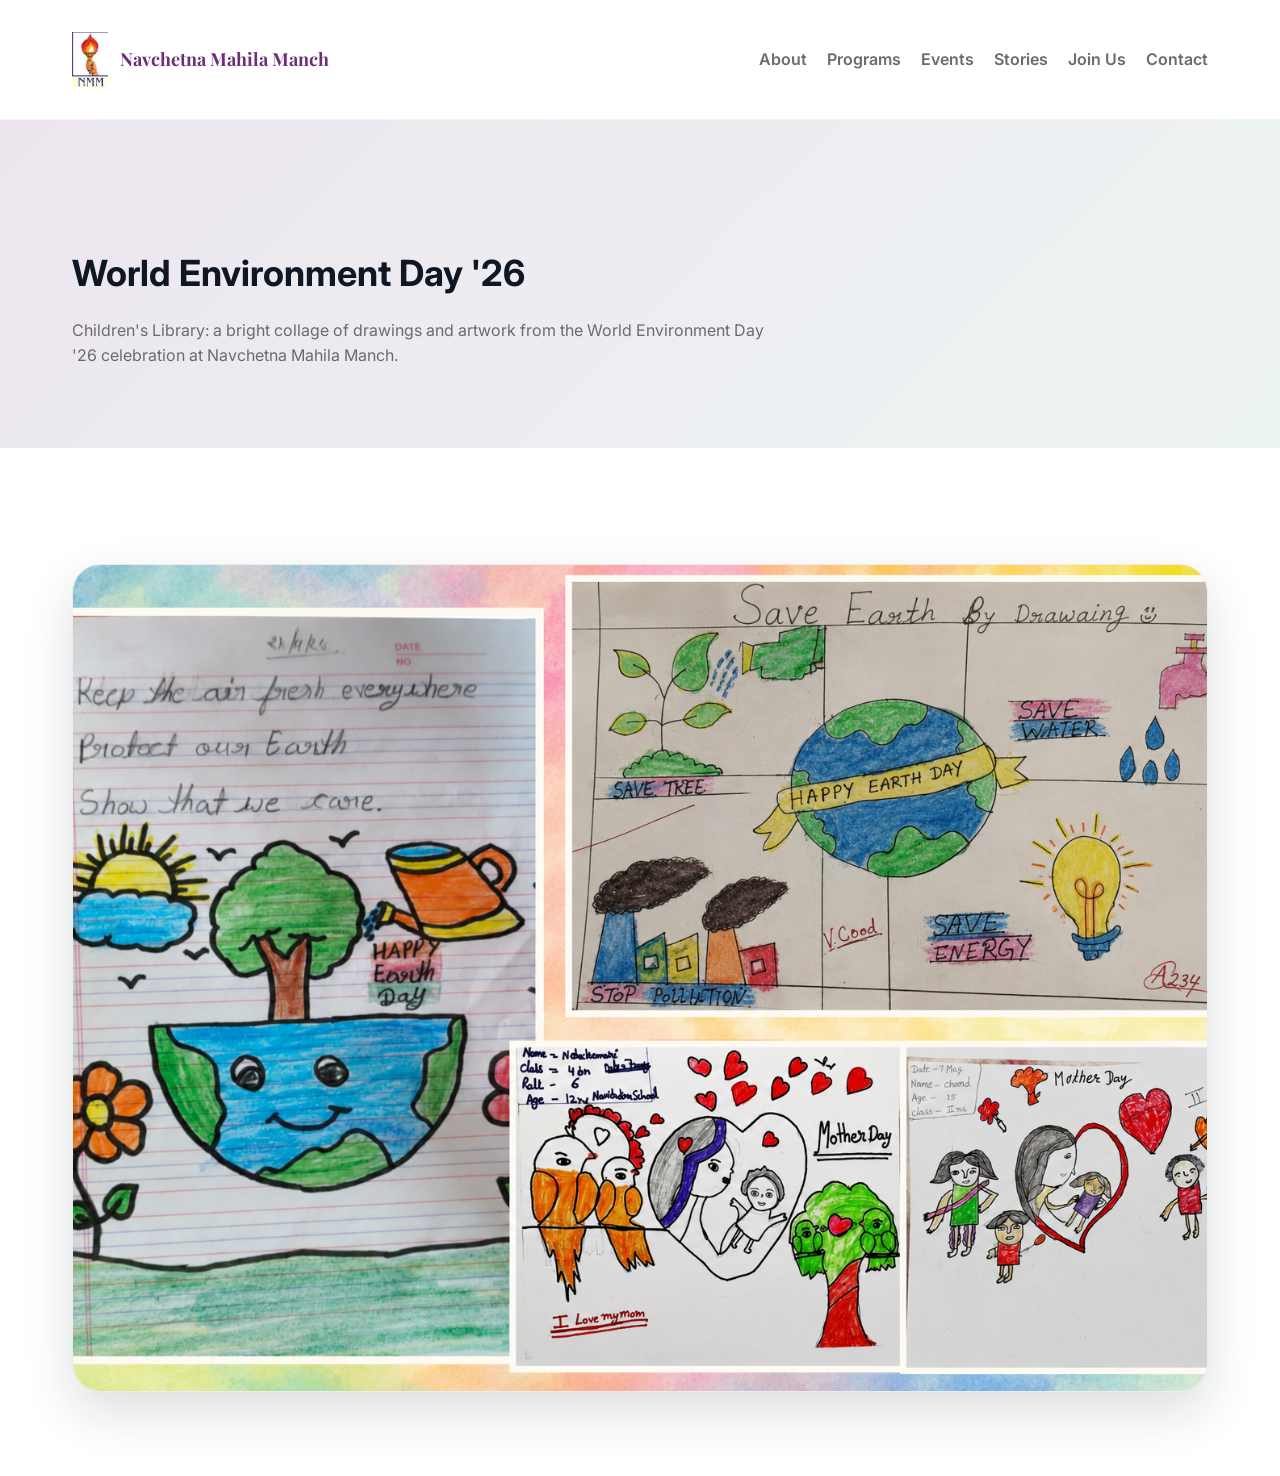
<file: childrens-gallery.html>
<!doctype html>
<html lang="en">
<head>
  <meta charset="utf-8" />
  <meta name="viewport" content="width=device-width, initial-scale=1" />
    <title>World Environment Day '26 | Children's Library</title>
    <link rel="preconnect" href="https://fonts.googleapis.com">
    <link rel="preconnect" href="https://fonts.gstatic.com" crossorigin>
    <link href="https://fonts.googleapis.com/css2?family=Inter:wght@300;400;600;700&family=Playfair+Display:wght@600;700&display=swap" rel="stylesheet">
    <link rel="stylesheet" href="styles.css">
  </head>
  <body>
    <header class="site-header">
      <div class="container header-inner">
        <a class="site-brand" href="index.html">
          <img class="site-logo" src="./image-1781344786644.png" alt="Navchetna Mahila Manch logo">
          <span class="wordmark">Navchetna Mahila Manch</span>
        </a>
        <nav class="main-nav" aria-label="Primary navigation">
          <ul class="nav-list">
            <li><a href="index.html#about">About</a></li>
            <li><a href="index.html#programs">Programs</a></li>
            <li><a href="index.html#events">Events</a></li>
            <li><a href="index.html#stories">Stories</a></li>
            <li><a href="index.html#join">Join Us</a></li>
            <li><a href="index.html#contact">Contact</a></li>
          </ul>
        </nav>
      </div>
    </header>
    <main>
      <section class="section collage-hero">
        <div class="container">
          <h1>World Environment Day '26</h1>
          <p class="section-lead">Children's Library: a bright collage of drawings and artwork from the World Environment Day '26 celebration at Navchetna Mahila Manch.</p>
      </div>
    </section>

    <section class="section">
      <div class="container">
        <div class="collage-grid single-card-grid">
          <article class="collage-card featured-card">
            <img src="./ChatGPT Image Jun 17, 2026, 03_45_18 PM.png" alt="World Environment Day '26 children's gallery photo">
            <div class="collage-caption">World Environment Day '26 — Children's Library</div>
          </article>
        </div>
      </div>
    </section>
  </main>
</body>
</html>
</file>
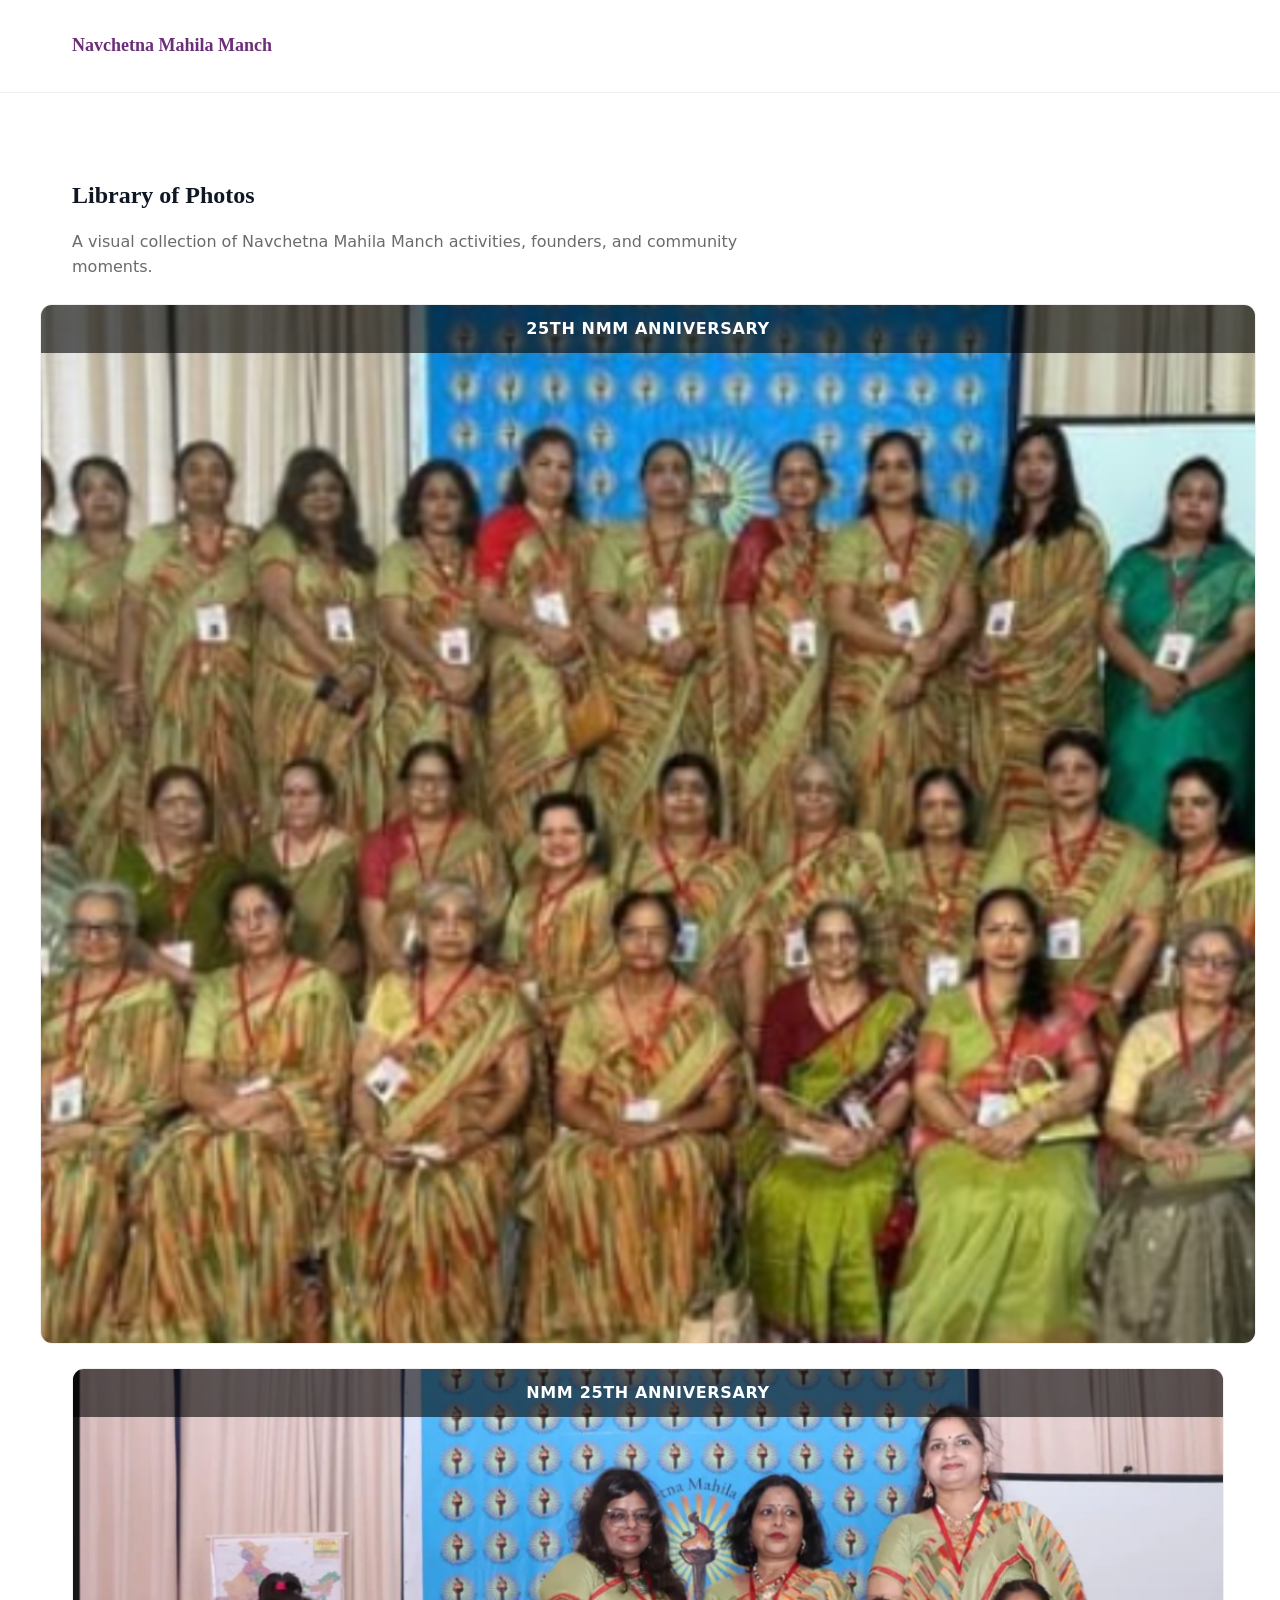
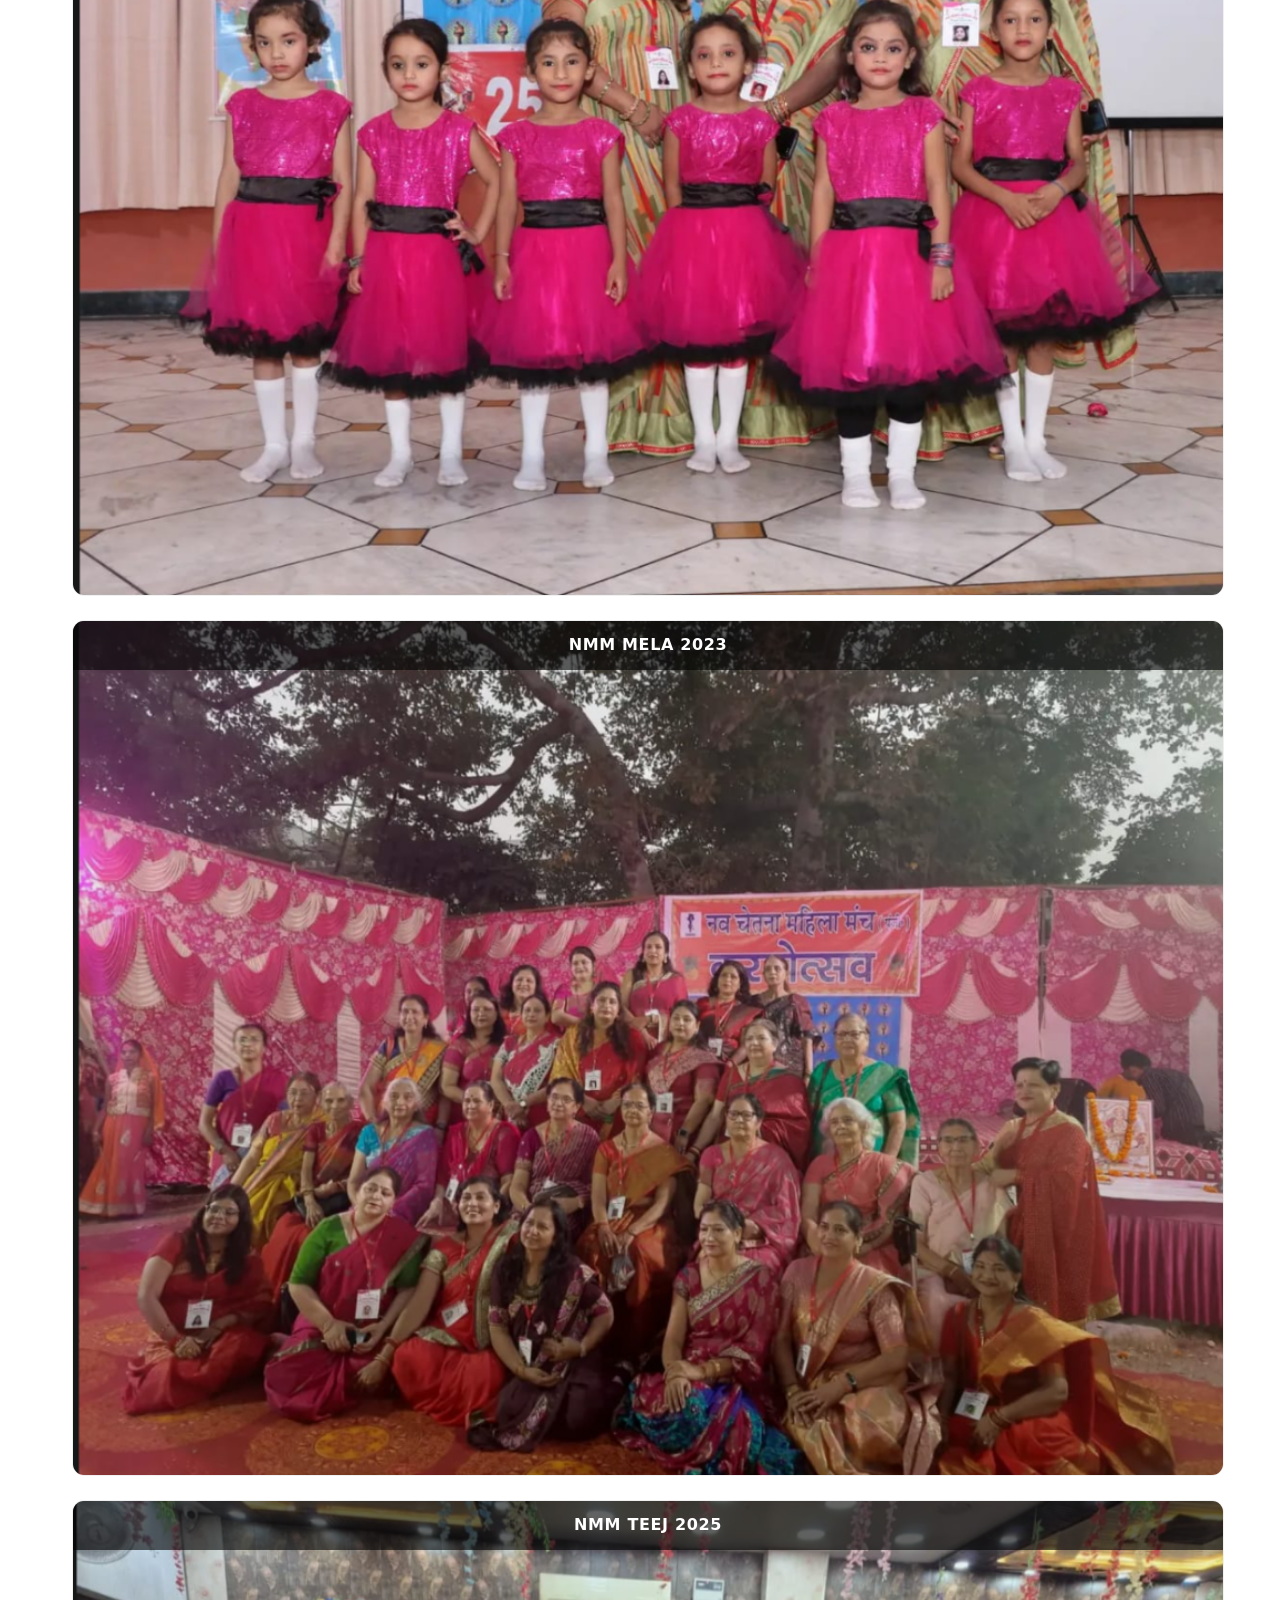
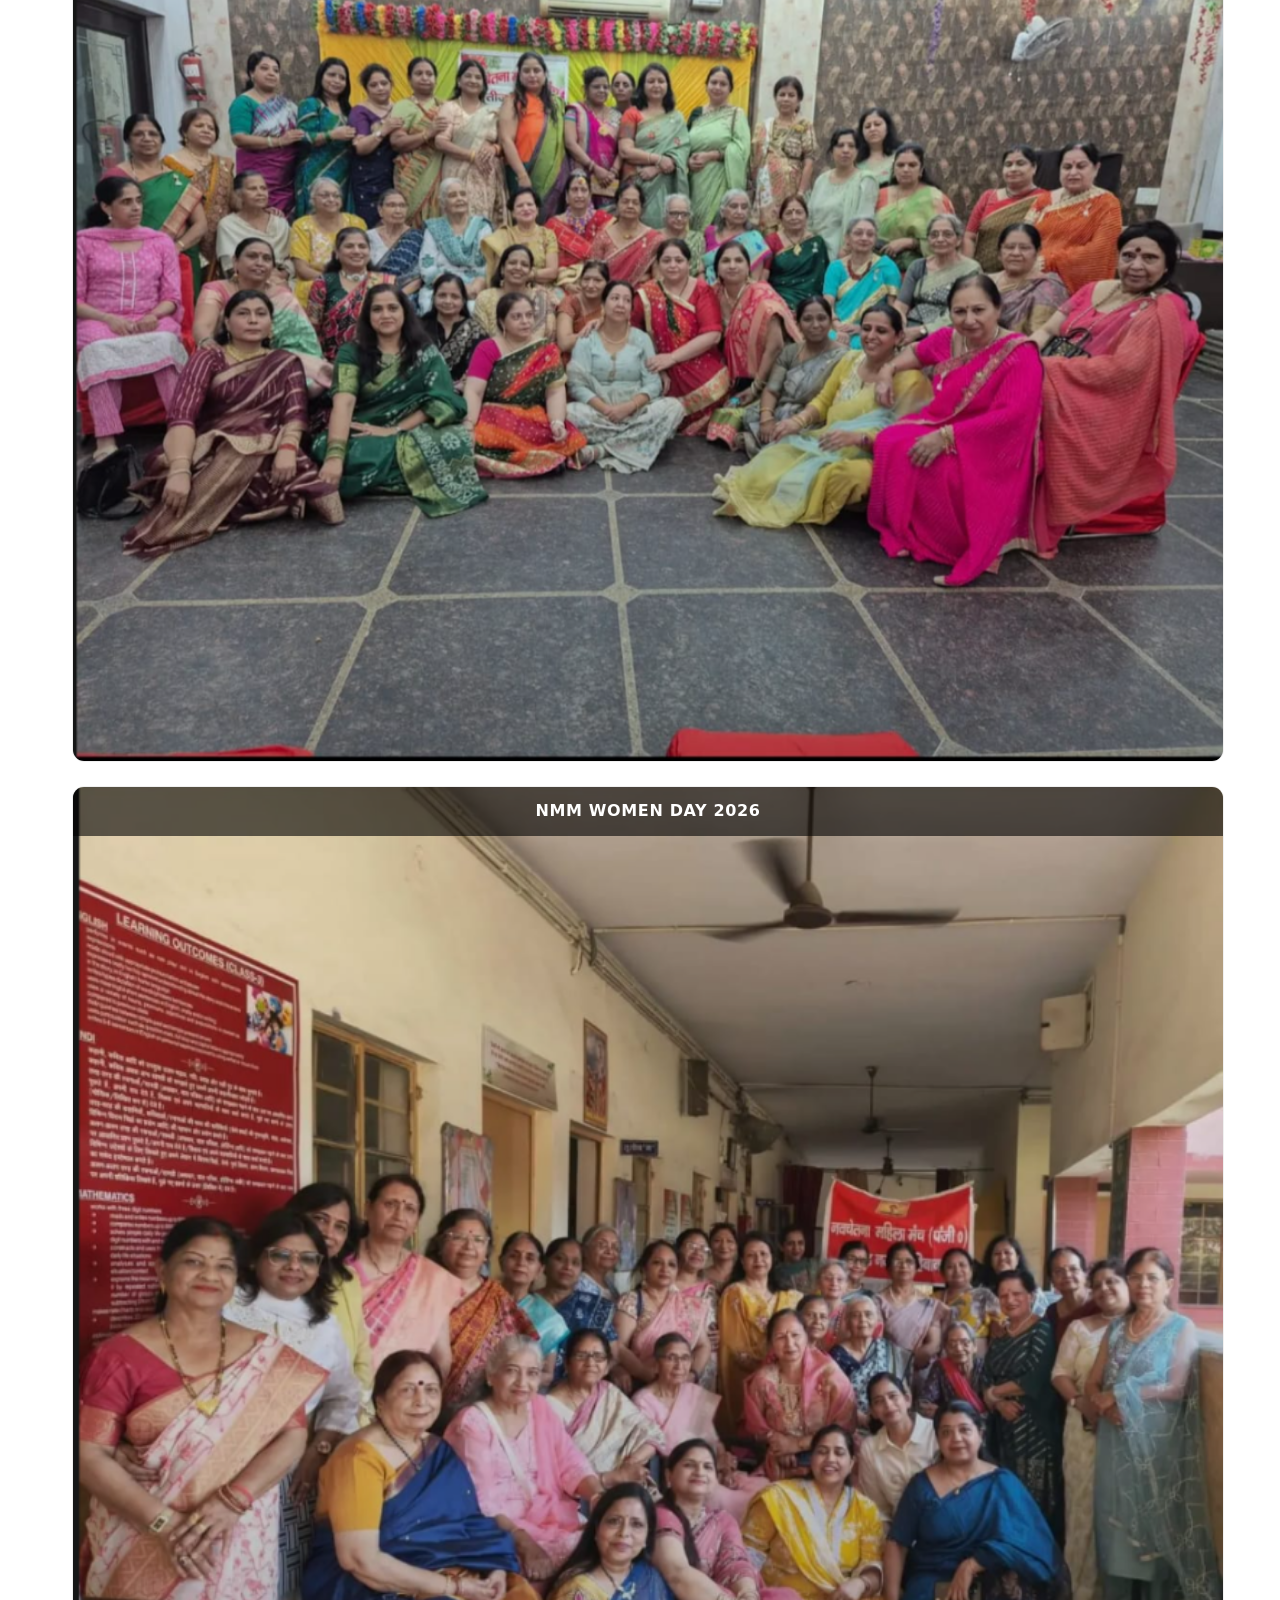
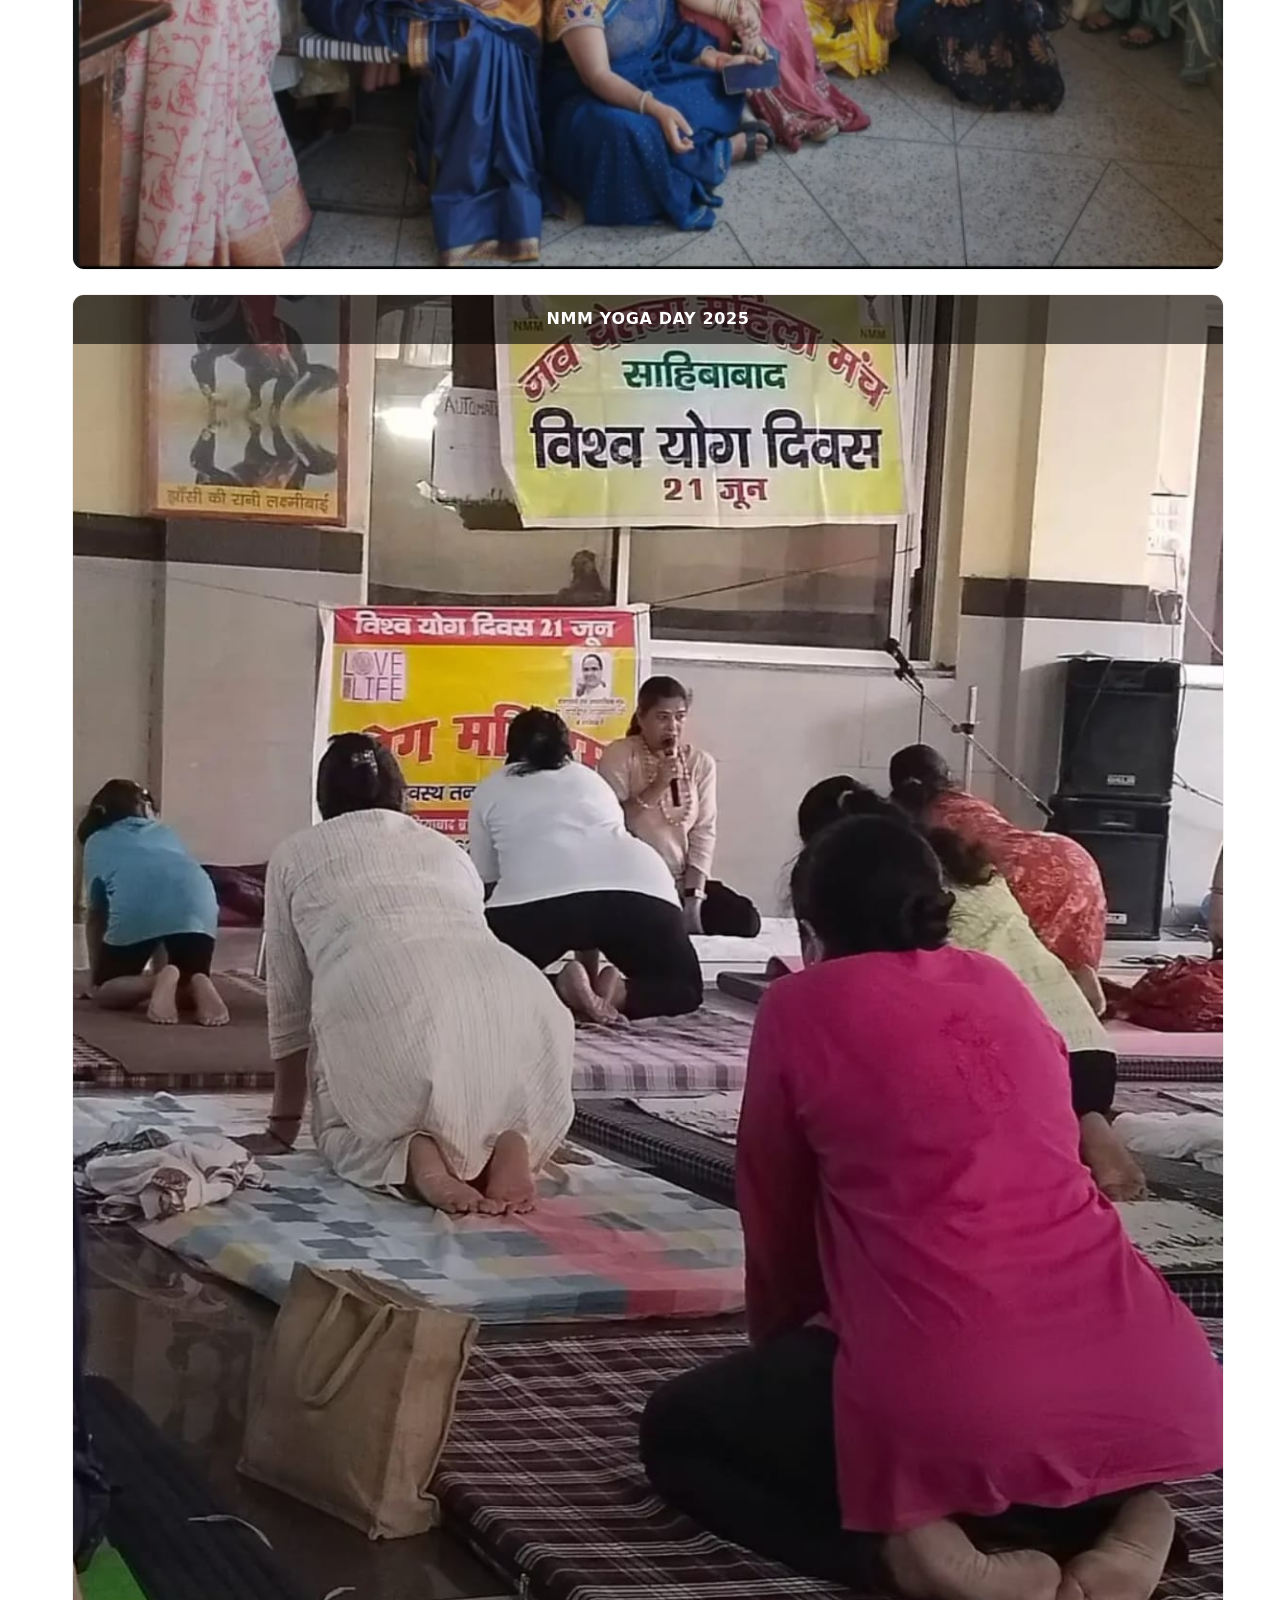
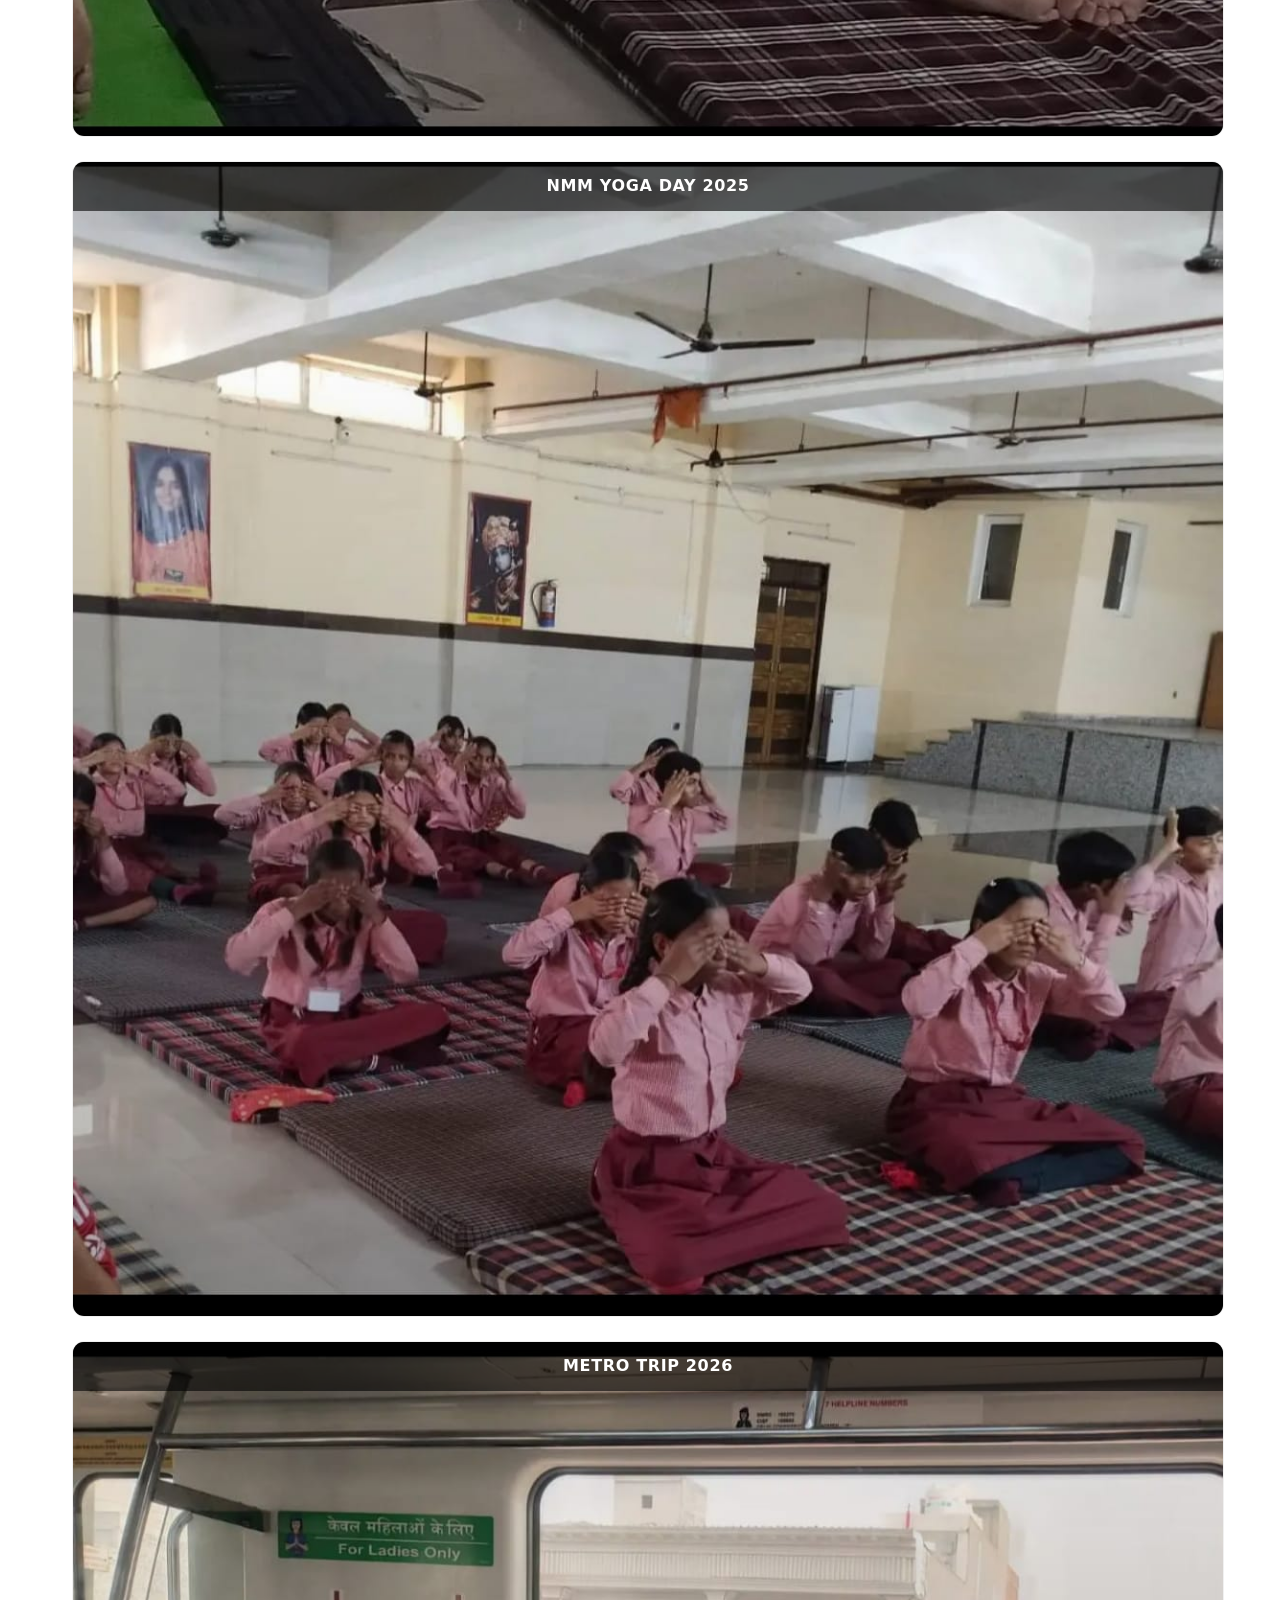
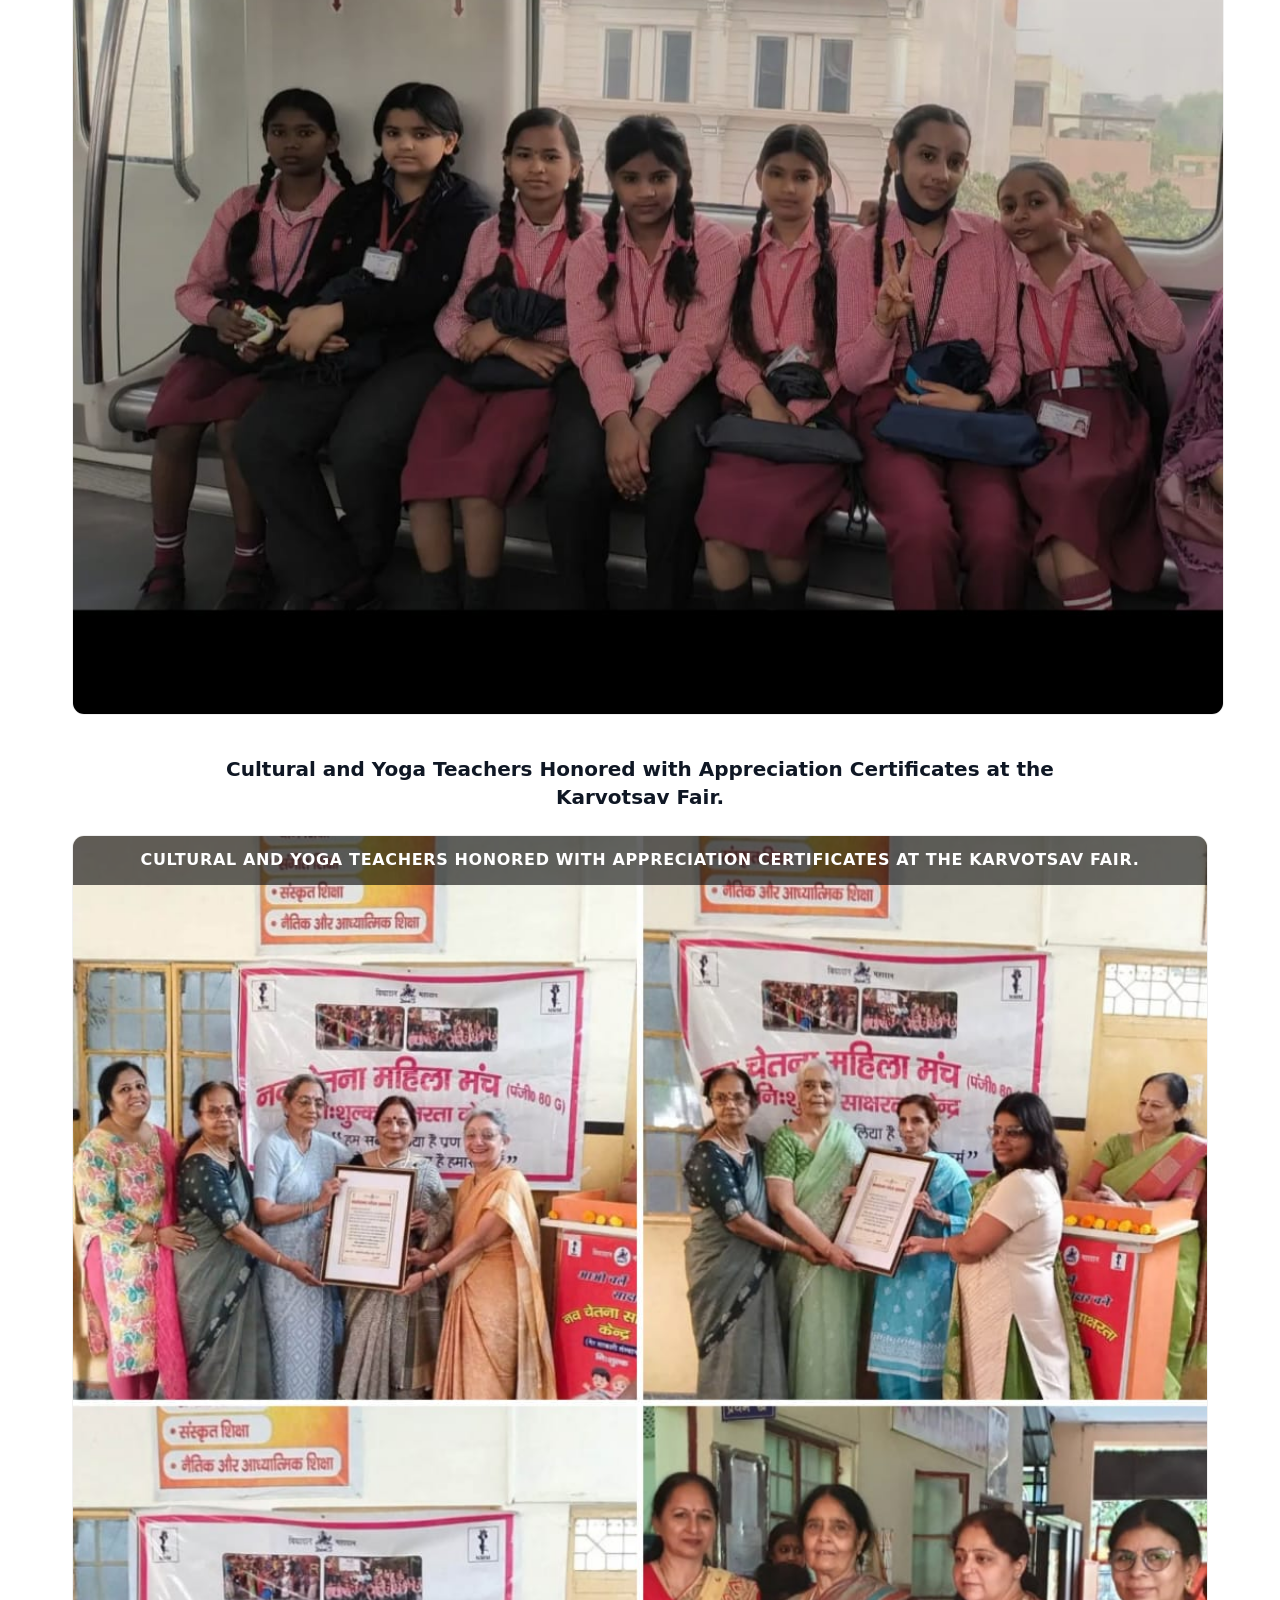
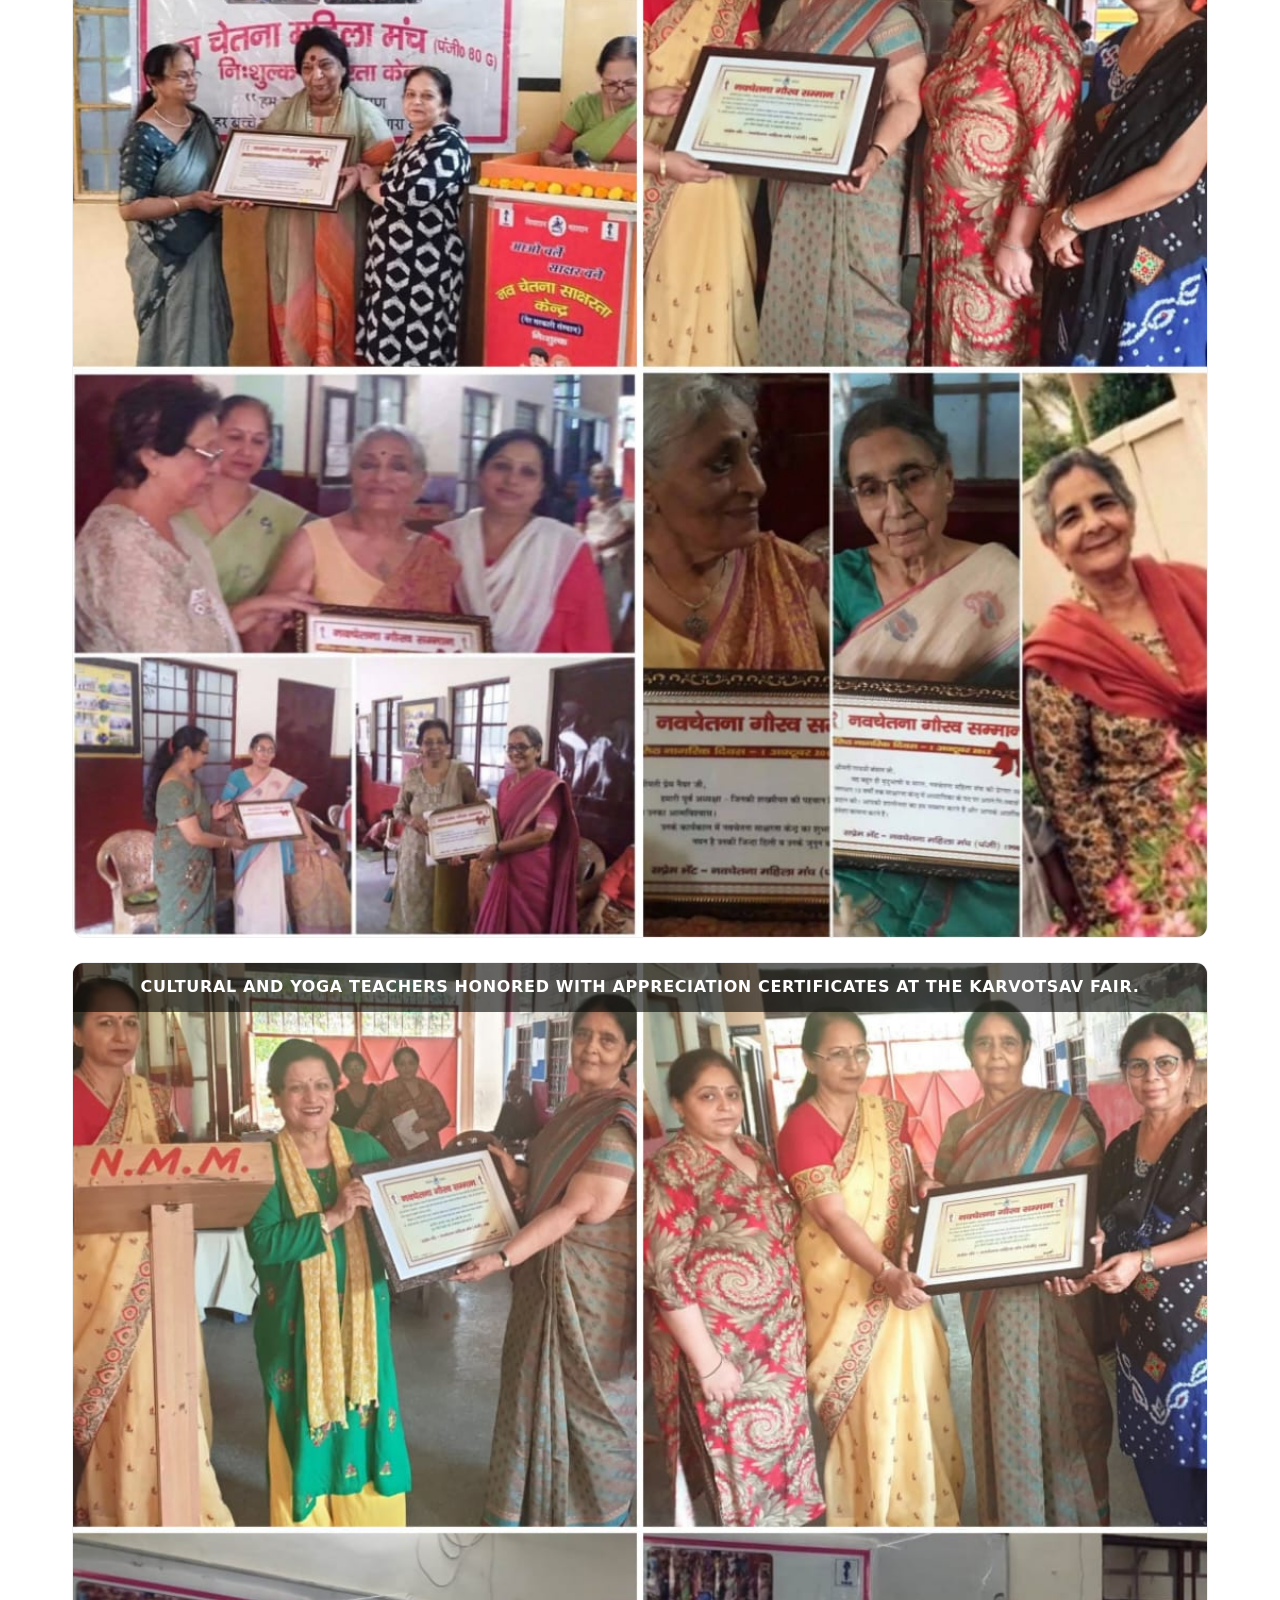
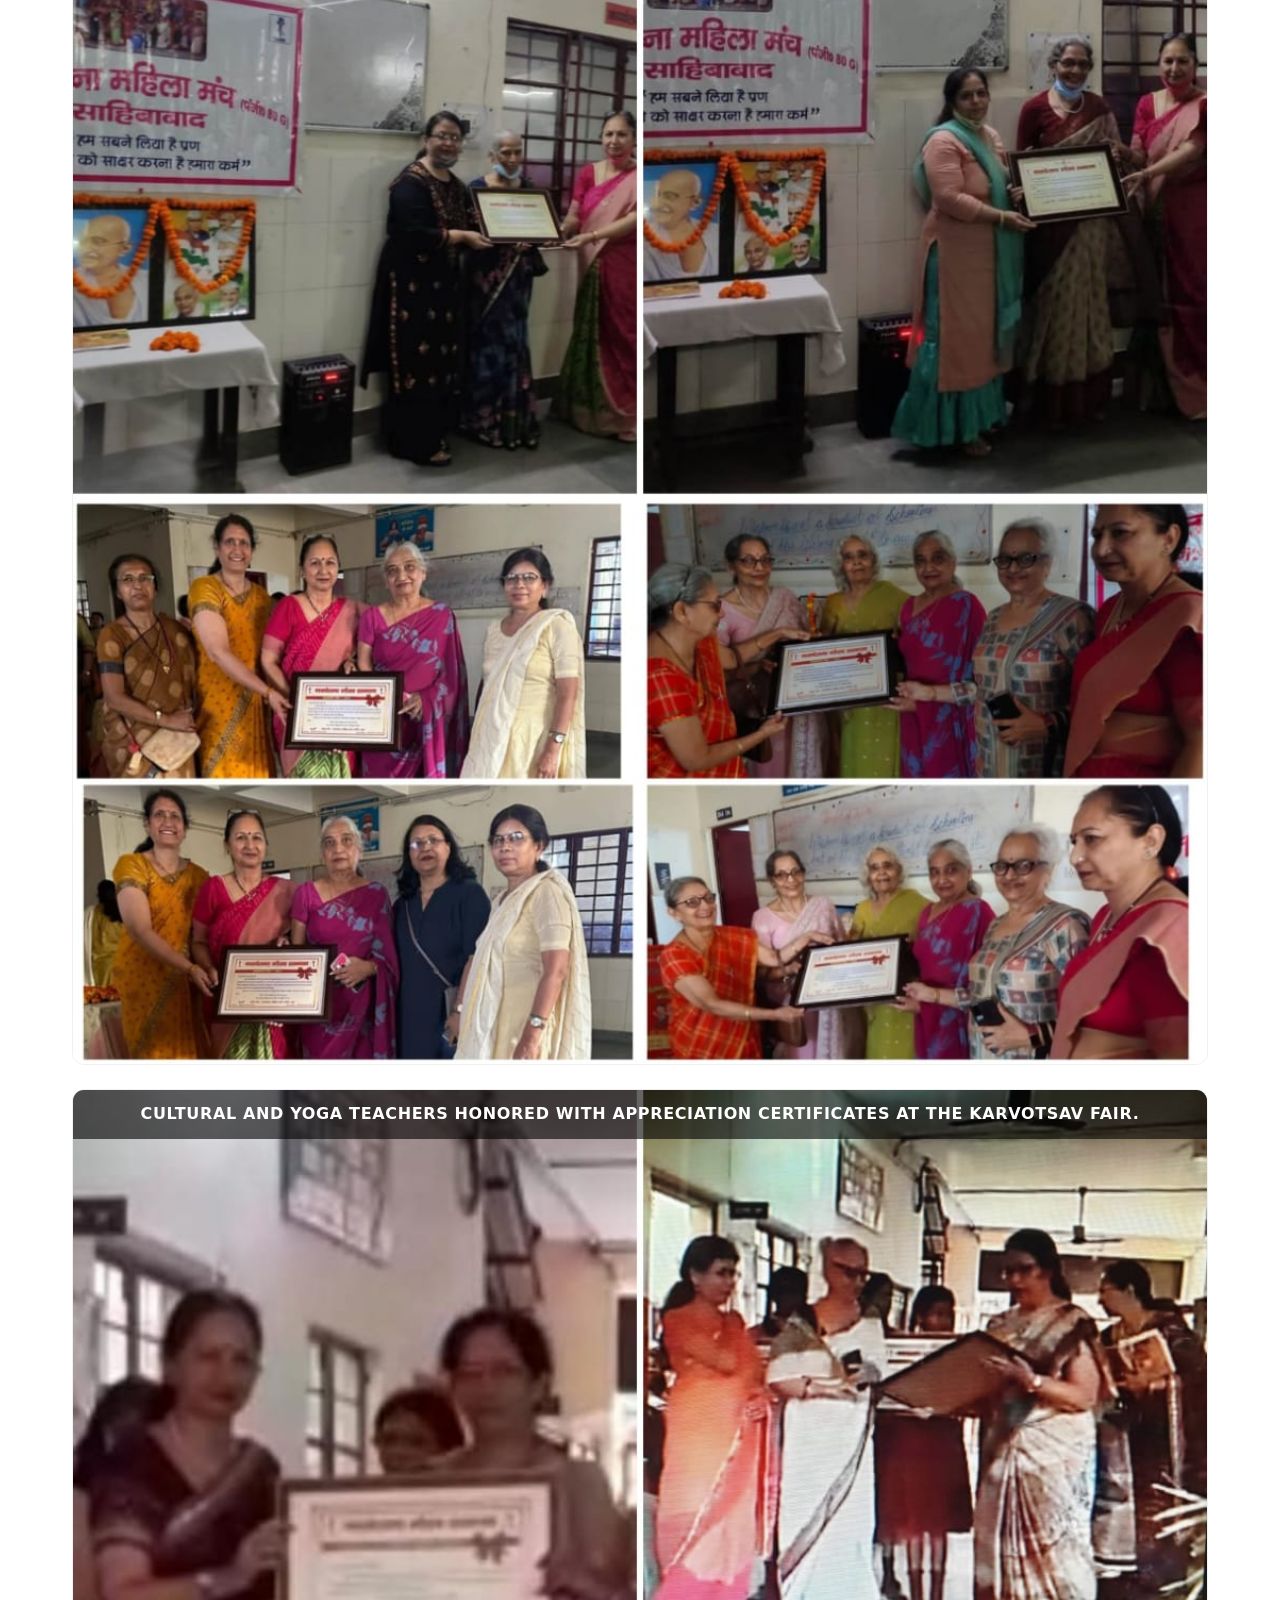
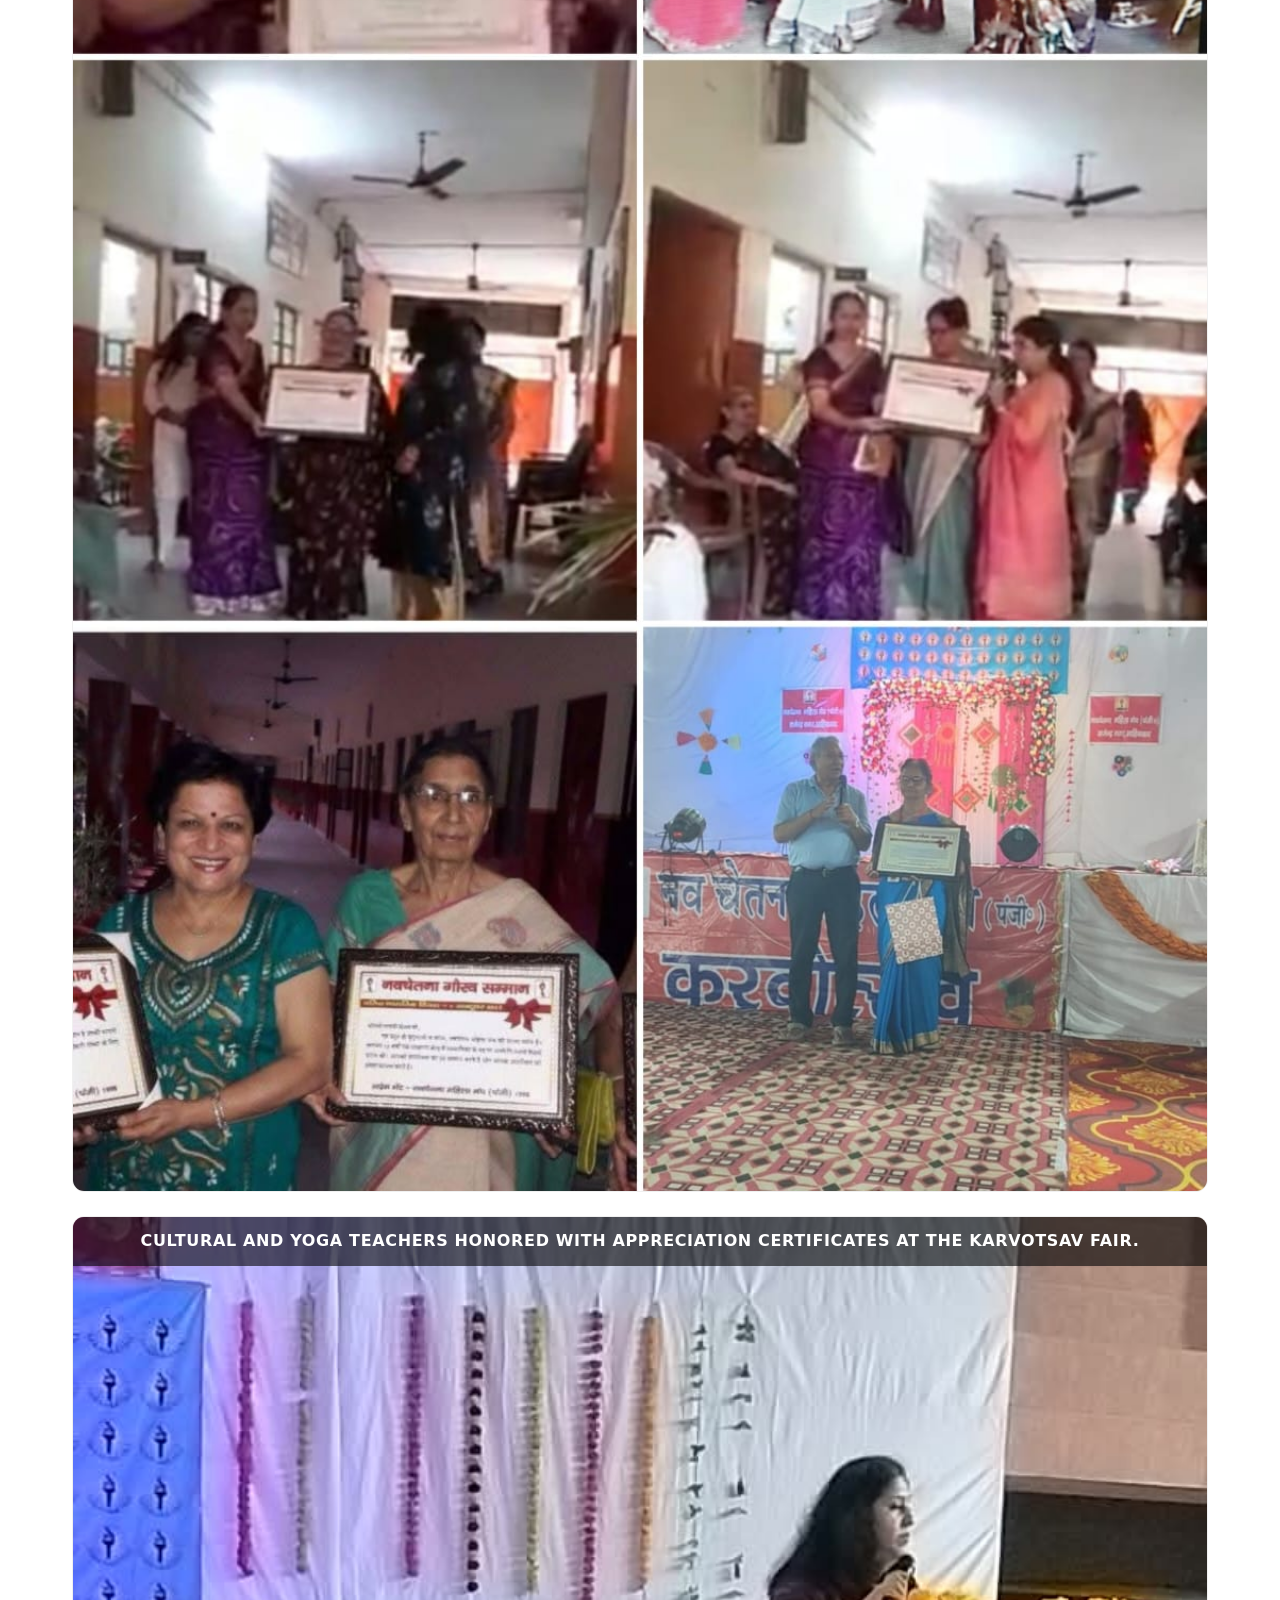
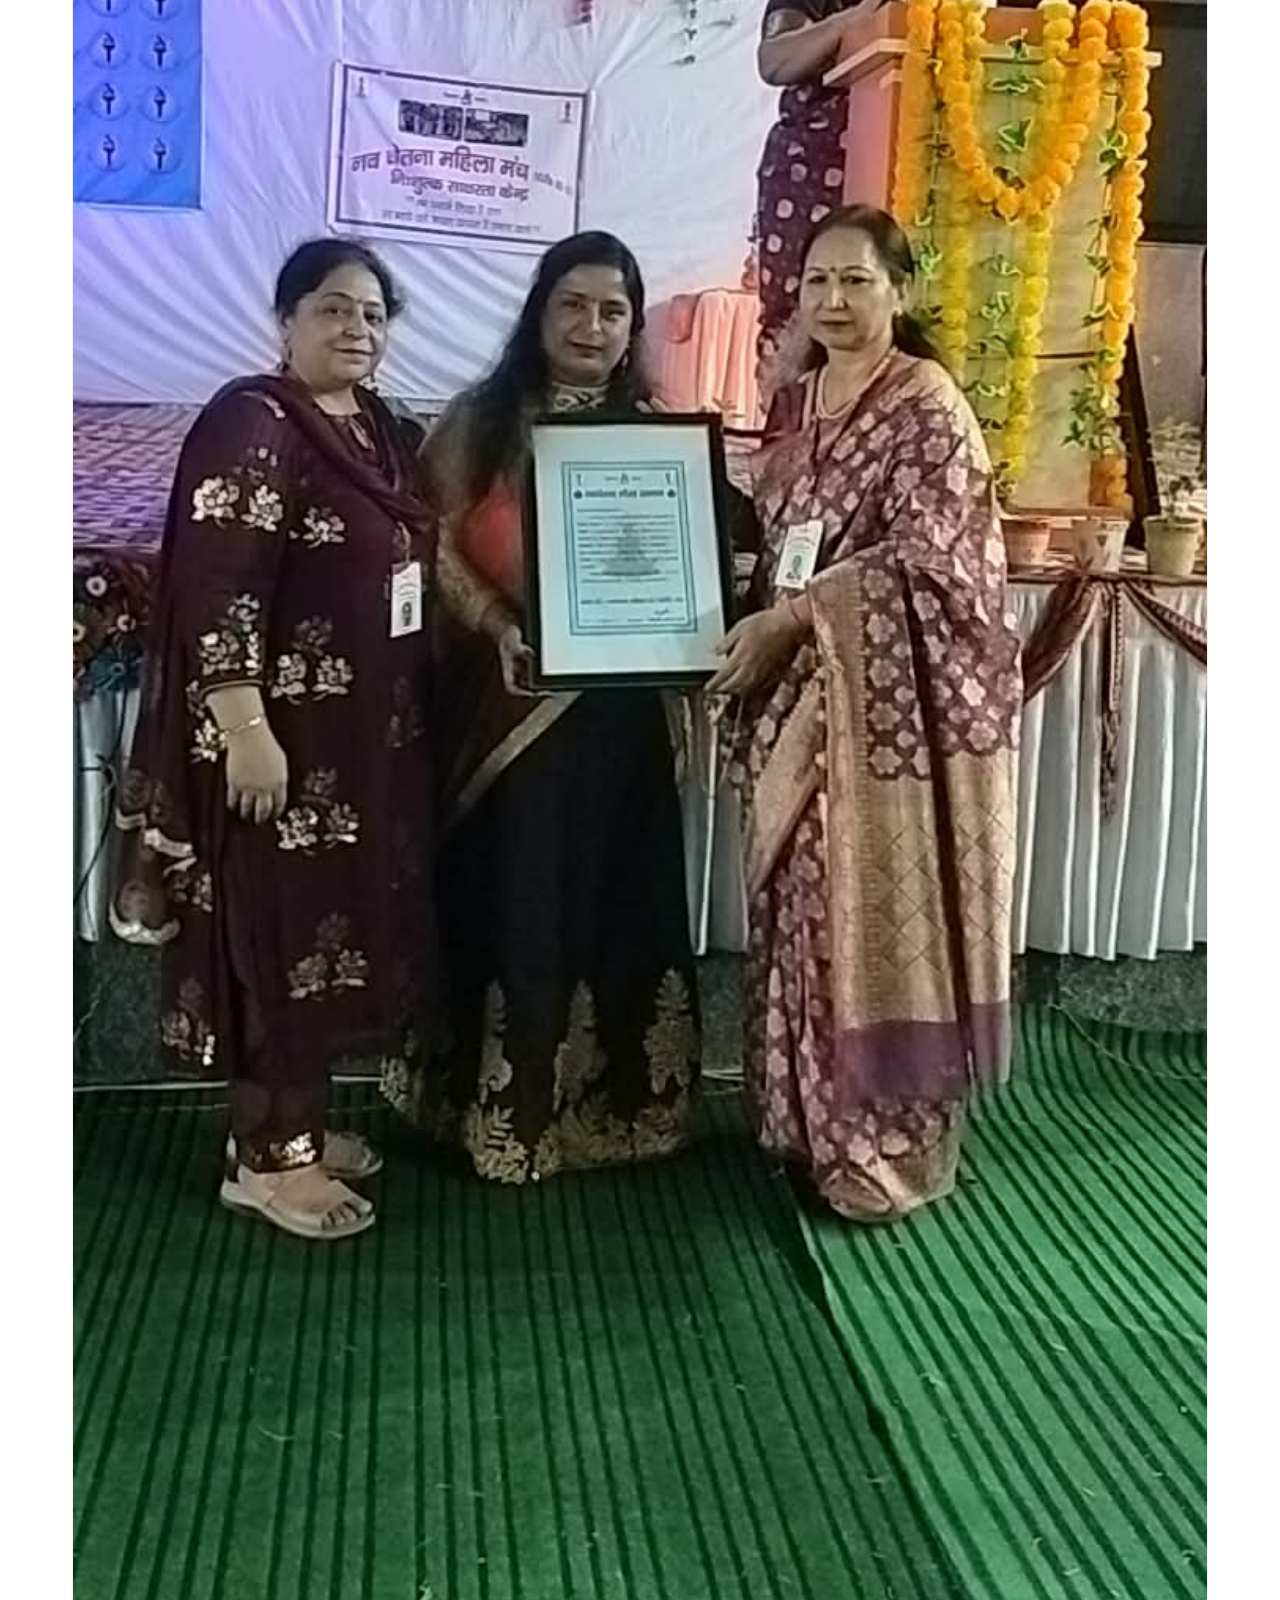
<file: library-of-photos.html>
<!doctype html>
<html lang="en">
<head>
  <meta charset="UTF-8">
  <meta name="viewport" content="width=device-width, initial-scale=1.0">
  <title>Library of Photos | Navchetna Mahila Manch</title>
  <link rel="stylesheet" href="styles.css">
</head>
<body>

    <header class="site-header">
      <div class="container header-inner">
      <a class="wordmark" href="index.html">Navchetna Mahila Manch</a>
    </div>
  </header>

  <main class="section">
    <div class="container">
      <h1 class="section-title">Library of Photos</h1>
      <p class="section-lead">A visual collection of Navchetna Mahila Manch activities, founders, and community moments.</p>

      <div class="photo-gallery">
        <article class="photo-card hero-photo">
          <img src="./Screenshot 2026-06-13 165141.png" alt="25th NMM Anniversary group photo">
          <div class="photo-label">25TH NMM ANNIVERSARY</div>
        </article>
        <article class="photo-card">
          <img src="./Screenshot 2026-06-13 173621.png" alt="NMM 25TH ANNIVERSARY">
          <div class="photo-label">NMM 25TH ANNIVERSARY</div>
        </article>
        <article class="photo-card">
          <img src="./Screenshot 2026-06-13 173220.png" alt="NMM MELA 2023">
          <div class="photo-label">NMM MELA 2023</div>
        </article>
        <article class="photo-card">
          <img src="./Screenshot 2026-06-13 174005.png" alt="NMM TEEJ 2025">
          <div class="photo-label">NMM TEEJ 2025</div>
        </article>
        <article class="photo-card">
          <img src="./Screenshot 2026-06-13 174518.png" alt="NMM WOMEN DAY 2026">
          <div class="photo-label">NMM WOMEN DAY 2026</div>
        </article>
        <article class="photo-card">
          <img src="./image-1781683676860.png" alt="NMM YOGA DAY 2025">
          <div class="photo-label">NMM YOGA DAY 2025</div>
        </article>
        <article class="photo-card">
          <img src="./WhatsApp Image 2026-06-13 at 4.55.27 PM.jpeg" alt="NMM YOGA DAY 2025">
          <div class="photo-label">NMM YOGA DAY 2025</div>
        </article>
        <article class="photo-card">
          <img src="./image-1781684689338.png" alt="Metro Trip 2026">
          <div class="photo-label">Metro Trip 2026</div>
        </article>
      </div>

      <div class="photo-row-title">Cultural and Yoga Teachers Honored with Appreciation Certificates at the Karvotsav Fair.</div>
      <div class="photo-gallery">
        <article class="photo-card">
          <img src="./image-1781687550627.png" alt="Karvotsav Appreciation certificate 1">
          <div class="photo-label">Cultural and Yoga Teachers Honored with Appreciation Certificates at the Karvotsav Fair.</div>
        </article>
        <article class="photo-card">
          <img src="./image-1781687532258.png" alt="Karvotsav Appreciation certificate 2">
          <div class="photo-label">Cultural and Yoga Teachers Honored with Appreciation Certificates at the Karvotsav Fair.</div>
        </article>
        <article class="photo-card">
          <img src="./image-1781687515366.png" alt="Karvotsav Appreciation certificate 3">
          <div class="photo-label">Cultural and Yoga Teachers Honored with Appreciation Certificates at the Karvotsav Fair.</div>
        </article>
        <article class="photo-card">
          <img src="./image-1781687481029.png" alt="Karvotsav Appreciation certificate 4">
          <div class="photo-label">Cultural and Yoga Teachers Honored with Appreciation Certificates at the Karvotsav Fair.</div>
        </article>
        <article class="photo-card">
          <img src="./image-1781687438309.png" alt="Karvotsav Appreciation certificate 5">
          <div class="photo-label">Cultural and Yoga Teachers Honored with Appreciation Certificates at the Karvotsav Fair.</div>
        </article>
      </div>

      <div class="photo-row-title">The local MP, Mr. Atul Garg, and distinguished members of the community at the 2025 fair.</div>
      <div class="photo-gallery">
        <article class="photo-card">
          <img src="./image-1781687550627.png" alt="Local MP Atul Garg and community members 1">
          <div class="photo-label">The local MP, Mr. Atul Garg, and distinguished members of the community at the 2025 fair.</div>
        </article>
        <article class="photo-card">
          <img src="./image-1781687532258.png" alt="Local MP Atul Garg and community members 2">
          <div class="photo-label">The local MP, Mr. Atul Garg, and distinguished members of the community at the 2025 fair.</div>
        </article>
      </div>

      <p style="margin-top:1.5rem;"><a class="btn btn-ghost" href="index.html">Back to Home</a></p>
    </div>
  </main>
</body>
</html>
</file>
<file: styles.css>
:root{
  --bg:#ffffff;
  --muted:#6b6b6b;
  --text:#0f1724;
  --accent:#6b2e79; /* deep purple */
  --accent-2:#117a65; /* teal accent for small contrasts */
  --card:#fbfbfb;
  --radius:12px;
  --shadow:0 6px 18px rgba(15, 23, 36, 0.06);
  --container:1200px;
}
*{box-sizing:border-box}
html,body{height:100%}
body{
  margin:0;
  font-family:Inter, system-ui, -apple-system, "Segoe UI", Roboto, "Helvetica Neue", Arial;
  color:var(--text);
  background:var(--bg);
  -webkit-font-smoothing:antialiased;
  -moz-osx-font-smoothing:grayscale;
  line-height:1.55;
}
.container{max-width:var(--container);margin:0 auto;padding:2rem}
.header-inner{display:flex;align-items:center;gap:1rem;justify-content:space-between}
.wordmark{font-family:'Playfair Display', serif;font-weight:700;color:var(--accent);text-decoration:none;font-size:1.125rem}
.main-nav .nav-list{display:flex;gap:1.25rem;list-style:none;margin:0;padding:0}
.main-nav a{color:var(--muted);text-decoration:none;font-weight:600}
.main-nav a:focus,.main-nav a:hover{color:var(--text);outline:2px solid transparent}
.hamburger{display:none;background:none;border:0;padding:0;cursor:pointer}
.hamburger-box{width:28px;height:18px;display:inline-block;position:relative}
.hamburger-box span, .hamburger-box span:before, .hamburger-box span:after{display:block;background:var(--text);height:2px;border-radius:2px;position:absolute;left:0;right:0}
.hamburger-box span{top:50%;transform:translateY(-50%)}
.hamburger-box span:before{content:"";top:-8px}
.hamburger-box span:after{content:"";top:8px}
.mobile-panel{background:var(--bg);box-shadow:var(--shadow);padding:1rem}

.site-header{position:sticky;top:0;background:rgba(255,255,255,0.85);backdrop-filter:blur(6px);z-index:40;border-bottom:1px solid #f1f1f1}
.site-header.scrolled{box-shadow:0 4px 22px rgba(2,6,23,0.08)}

/* HERO */
.hero{padding:4rem 0}
.hero-grid{display:grid;grid-template-columns:1fr 480px;gap:2rem;align-items:center}
.hero h1{font-family:'Playfair Display', serif;font-size:2.25rem;margin:0;color:var(--text)}
.site-brand{display:flex;align-items:center;gap:0.75rem;text-decoration:none}
.site-logo{width:36px;height:auto;display:block}
.hero-heading-row{display:flex;align-items:flex-end;gap:1rem;flex-wrap:wrap;margin-bottom:1rem}
.hero-heading-row .wordmark{font-size:1rem;margin:0;white-space:nowrap}
.lead{font-size:1.125rem;font-weight:600;margin:1rem 0;color:var(--accent-2)}
.muted{color:var(--muted);max-width:60ch}
.hero-media img{width:100%;height:auto;border-radius:var(--radius);box-shadow:var(--shadow);display:block}
.hero-actions{margin-top:1.25rem;display:flex;gap:0.75rem}

/* Buttons */
.btn{display:inline-flex;align-items:center;gap:.5rem;padding:.625rem 1rem;border-radius:10px;font-weight:600;text-decoration:none;border:0;cursor:pointer}
.btn-primary{background:var(--accent);color:#fff;box-shadow:0 6px 18px rgba(107,46,121,0.12);transition:transform .18s ease,box-shadow .18s ease}
.btn-primary:hover{transform:translateY(-4px);box-shadow:0 18px 30px rgba(107,46,121,0.12)}
.btn-ghost{background:transparent;border:1px solid #eee;color:var(--text)}
.btn-outline{background:transparent;border:1px solid var(--accent);color:var(--accent)}

/* Sections */
.section{padding:3.25rem 0}
.section.alt{background:#fbfbfd}
.section-title{font-family:'Playfair Display', serif;font-size:1.5rem;margin:0 0 0.75rem}
.section-lead{color:var(--muted);max-width:70ch}
.about-layout .section-lead{font-size:1.125rem;line-height:1.75;max-width:none}
.about-layout{display:grid;grid-template-columns:1.8fr 1fr;gap:2rem;align-items:start;margin-bottom:2rem}
.founders-panel{background:var(--card);padding:1rem;border-radius:12px;border:1px solid #f0f0f0;box-shadow:var(--shadow)}
.founders-title{margin-top:0}
.founders-grid{display:grid;grid-template-columns:repeat(2,minmax(0,1fr));gap:0.75rem}
.founder-card{background:#fff;border:1px solid #eee;border-radius:12px;overflow:hidden}
.founder-card img{width:100%;height:100%;min-height:200px;object-fit:cover;display:block}

/* Cards */
.cards-grid{display:grid;grid-template-columns:repeat(auto-fit,minmax(220px,1fr));gap:1rem;margin-top:1.25rem}
.photo-gallery{display:grid;grid-template-columns:1fr;gap:1.5rem;margin-top:1.5rem}
.photo-row-title{margin:2.5rem 0 1rem;font-size:1.25rem;font-weight:700;color:var(--text);text-align:center;max-width:900px;margin-left:auto;margin-right:auto;line-height:1.4}
.photo-card{position:relative;background:var(--card);border-radius:12px;overflow:hidden;border:1px solid #f0f0f0;min-height:520px}
.photo-gallery > .photo-card:first-child{min-height:1040px}
.photo-card.hero-photo{width:calc(100vw - 4rem);max-width:none;margin-left:-2rem;margin-right:-2rem}
.photo-card.hero-photo img{width:100%;height:100%;object-fit:cover;display:block}
.photo-card img{width:100%;height:auto;max-height:none;object-fit:contain;display:block}
.photo-card .photo-label{position:absolute;top:0;left:0;right:0;padding:.75rem 0;background:rgba(0,0,0,0.6);color:#fff;font-weight:700;text-align:center;font-size:1rem;text-transform:uppercase;letter-spacing:.04em}
.photo-card h3{margin:0;padding:.75rem;color:var(--text);font-size:1rem}
.info-card{background:var(--card);padding:1rem;border-radius:12px;border:1px solid #f0f0f0;box-shadow:var(--shadow);transition:transform .18s ease}
.info-card:hover{transform:translateY(-6px)}

.programs-grid{display:grid;grid-template-columns:repeat(auto-fit,minmax(240px,1fr));gap:1.25rem;margin-top:1rem}
.program-card{background:#fff;padding:1.25rem;border-radius:12px;border:1px solid #f2f2f2;box-shadow:var(--shadow);transition:transform .18s ease}
.program-card:hover{transform:translateY(-6px)}
.program-card .link{color:var(--accent);font-weight:600;text-decoration:none}

.stories-grid{display:grid;grid-template-columns:repeat(auto-fit,minmax(260px,1fr));gap:1.25rem;margin-top:1rem}
.story-card{background:#fff;border-radius:12px;overflow:hidden;border:1px solid #f2f2f2}
.story-card img{width:100%;height:160px;object-fit:cover;display:block}
.story-content{padding:0.9rem}
.tags{display:flex;gap:.5rem;margin-top:.75rem}
.tags span{background:#f5f5f7;padding:.25rem .5rem;border-radius:6px;font-size:.8rem;color:var(--muted)}

.events-list{display:flex;flex-direction:column;gap:0.75rem}
.event-item{display:flex;gap:1rem;align-items:flex-start;padding:1rem;border-radius:12px;background:#fff;border:1px solid #f2f2f2;box-shadow:var(--shadow)}
.event-meta time{font-weight:700;color:var(--accent-2)}
.event-actions{margin-left:auto}

.partners-strip{display:flex;gap:1rem;align-items:center;flex-wrap:wrap;margin-top:1rem}
.partner{background:#fff;border-radius:8px;padding:.75rem 1rem;border:1px solid #eee;color:var(--muted)}

.cta-section{padding:3.5rem 0}
.cta-grid{display:grid;grid-template-columns:1fr 320px;gap:2rem;align-items:start}
.contact-block{background:#fff;padding:1rem;border-radius:12px;border:1px solid #f2f2f2}
.contact-list{list-style:none;padding:0;margin:0}
.contact-list li{margin-bottom:.5rem}
.social a{display:inline-block;margin-right:.5rem;color:var(--muted);text-decoration:none}

/* Footer */
.site-footer{border-top:1px solid #f1f1f1;padding:2rem 0;background:linear-gradient(180deg,#fff,#fbfbfd)}
.footer-grid{display:grid;grid-template-columns:1fr 1fr 360px;gap:1rem;align-items:center}
.tagline{font-weight:700;color:var(--accent)}
.newsletter{justify-self:end}
.newsletter-row{display:flex;gap:.5rem}
.newsletter input{padding:.5rem .75rem;border-radius:10px;border:1px solid #e6e6e6}

/* Responsive */
@media (max-width:980px){
  .hero-grid{grid-template-columns:1fr;}
  .cta-grid{grid-template-columns:1fr}
  .footer-grid{grid-template-columns:1fr}
  .main-nav{display:none}
  .hamburger{display:block}
}

@media (max-width:640px){
  .container{padding:1rem}
  .hero h1{font-size:1.75rem}
  .story-card img{height:140px}
}

/* Focus states */
a:focus{outline:3px solid rgba(107,46,121,0.12);outline-offset:3px}

/* Collage page styles */
.collage-hero{
  padding:4rem 0 2rem;
  background:linear-gradient(135deg, rgba(107,46,121,.12), rgba(17,122,101,.08));
}
.collage-hero h1{font-size:2.25rem;margin-bottom:.5rem}
.collage-grid{display:grid;grid-template-columns:1fr;gap:1rem;margin-top:2rem;}
.collage-card{position:relative;overflow:hidden;border-radius:28px;border:1px solid rgba(15,23,36,.08);box-shadow:0 20px 50px rgba(15,23,36,.14);background:#fff;transition:transform .25s ease,box-shadow .25s ease;min-height:640px;}
.collage-card.featured-card{min-height:740px;}
.collage-card:hover{transform:translateY(-6px);box-shadow:0 28px 60px rgba(15,23,36,.2);}
.collage-card img{width:100%;height:100%;object-fit:cover;display:block;}
.collage-caption{padding:1.5rem 1rem 1.25rem;text-align:center;font-weight:700;color:var(--accent);font-size:1.05rem;}
@media (max-width:900px){
  .collage-grid{grid-template-columns:1fr;}
  .collage-card.featured-card{min-height:520px;}
}

/* Modal styles */
.contact-modal{position:fixed;inset:0;display:flex;align-items:center;justify-content:center;z-index:120;padding:1rem}
.contact-modal[hidden]{display:none}
.contact-modal-backdrop{position:fixed;inset:0;background:rgba(8,10,20,0.45);z-index:120}
.contact-modal-panel{position:fixed;left:50%;top:50%;transform:translate(-50%,-50%);background:var(--bg);padding:1.25rem;border-radius:12px;max-width:420px;width:100%;box-shadow:0 20px 50px rgba(2,6,23,0.25);border:1px solid rgba(15,23,36,0.04);z-index:121;max-height:88vh;overflow:auto}
.contact-modal-panel h3{margin:0 0 .5rem;font-family:'Playfair Display',serif;color:var(--accent)}
.contact-modal-panel .modal-phone{font-weight:700;font-size:1.125rem;color:var(--text);margin-bottom:.5rem}
.contact-modal .modal-actions{display:flex;gap:.5rem;margin-top:.5rem}
.modal-close{position:absolute;right:.5rem;top:.25rem;background:transparent;border:0;font-size:1.25rem;cursor:pointer}

/* pulse highlight for CTA after join scroll */
.pulse{animation:pulseGlow 1.8s ease-in-out both}
@keyframes pulseGlow{
  0%{box-shadow:0 0 0 0 rgba(107,46,121,0)}
  30%{box-shadow:0 6px 20px rgba(107,46,121,0.12);transform:translateY(-3px)}
  60%{box-shadow:0 12px 30px rgba(107,46,121,0.12);transform:translateY(-6px)}
  100%{box-shadow:0 0 0 0 rgba(107,46,121,0);transform:translateY(0)}
}
</file>
